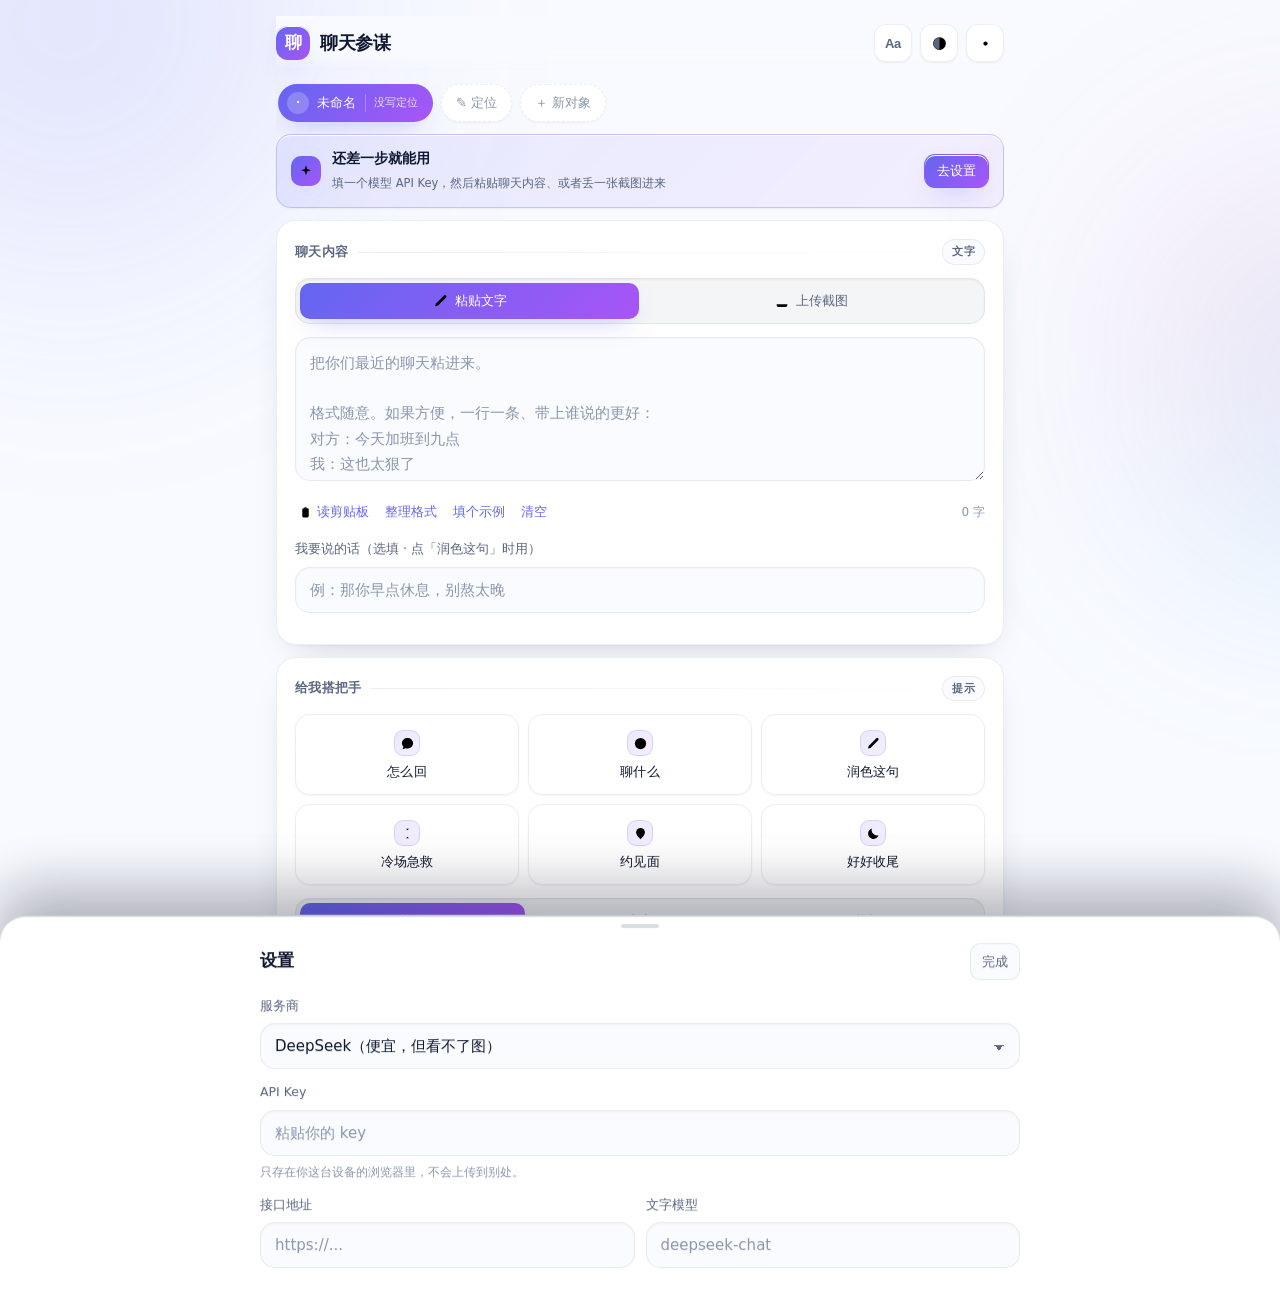
<file: index.html>
<!DOCTYPE html>
<html lang="zh-CN" data-theme="light" data-size="m">
<head>
<meta charset="utf-8">
<meta name="viewport" content="width=device-width,initial-scale=1,viewport-fit=cover">
<meta name="theme-color" content="#f5f7fc">
<meta name="description" content="聊天参谋：把聊天内容交给它，它给你接话的方向、话题和措辞。辅助你聊，不替你聊。">
<meta name="apple-mobile-web-app-capable" content="yes">
<meta name="mobile-web-app-capable" content="yes">
<meta name="apple-mobile-web-app-status-bar-style" content="black-translucent">
<meta name="apple-mobile-web-app-title" content="聊天参谋">
<title>聊天参谋</title>
<link rel="manifest" href="manifest.webmanifest">
<link rel="apple-touch-icon" href="icons/apple-touch-icon.png">
<link rel="icon" href="icons/favicon-64.png">
<link rel="stylesheet" href="style.css">
</head>
<body>

<svg style="display:none" aria-hidden="true" focusable="false">
  <symbol id="i-chat" viewBox="0 0 24 24"><path d="M21 11.6a8.4 8.4 0 0 1-9 8.4 9.6 9.6 0 0 1-2.9-.5L4 21l1.5-3.7A8.2 8.2 0 0 1 3 11.6 8.4 8.4 0 0 1 12 3.2a8.4 8.4 0 0 1 9 8.4Z"/></symbol>
  <symbol id="i-compass" viewBox="0 0 24 24"><circle cx="12" cy="12" r="9"/><path d="m15.2 8.8-2 5.4-5.4 2 2-5.4 5.4-2Z"/></symbol>
  <symbol id="i-pen" viewBox="0 0 24 24"><path d="M16.5 3.6a2.1 2.1 0 0 1 3 3L7.2 19 3.2 20l1-4Z"/><path d="m14.6 5.5 3 3"/></symbol>
  <symbol id="i-snow" viewBox="0 0 24 24"><path d="M12 2.5v19M4.3 6.9l15.4 8.9M19.7 6.9 4.3 15.8"/><path d="M9.6 4.4 12 6.8l2.4-2.4M9.6 19.6 12 17.2l2.4 2.4"/></symbol>
  <symbol id="i-pin" viewBox="0 0 24 24"><path d="M12 21s7-5.7 7-11a7 7 0 1 0-14 0c0 5.3 7 11 7 11Z"/><circle cx="12" cy="10" r="2.6"/></symbol>
  <symbol id="i-moon" viewBox="0 0 24 24"><path d="M20 14.6A8.5 8.5 0 0 1 9.4 4 8.5 8.5 0 1 0 20 14.6Z"/></symbol>
  <symbol id="i-gear" viewBox="0 0 24 24"><circle cx="12" cy="12" r="3"/><path d="M12 2.8v2.4M12 18.8v2.4M4.5 12H2.1M21.9 12h-2.4M6.7 6.7 5 5M19 19l-1.7-1.7M6.7 17.3 5 19M19 5l-1.7 1.7"/></symbol>
  <symbol id="i-contrast" viewBox="0 0 24 24"><circle cx="12" cy="12" r="9"/><path d="M12 3.6a8.4 8.4 0 0 0 0 16.8Z" fill="currentColor" stroke="none"/></symbol>
  <symbol id="i-copy" viewBox="0 0 24 24"><rect x="9" y="9" width="11.5" height="11.5" rx="2.4"/><path d="M5.6 15H5a2 2 0 0 1-2-2V5a2 2 0 0 1 2-2h8a2 2 0 0 1 2 2v.6"/></symbol>
  <symbol id="i-upload" viewBox="0 0 24 24"><path d="M12 16.5V4.2m0 0L7.4 8.8M12 4.2l4.6 4.6"/><path d="M4 16.8v1.7A2.5 2.5 0 0 0 6.5 21h11a2.5 2.5 0 0 0 2.5-2.5v-1.7"/></symbol>
  <symbol id="i-clip" viewBox="0 0 24 24"><rect x="6" y="4.2" width="12" height="16.8" rx="2.5"/><path d="M9.6 4.6v-.9A1.6 1.6 0 0 1 11.2 2.1h1.6a1.6 1.6 0 0 1 1.6 1.6v.9"/></symbol>
  <symbol id="i-spark" viewBox="0 0 24 24"><path d="M12 3.4 13.8 9l5.6 1.8-5.6 1.8L12 18.2l-1.8-5.6L4.6 10.8 10.2 9Z"/><path d="M18.6 3.8v3.1M17 5.35h3.2"/></symbol>
  <symbol id="i-back" viewBox="0 0 24 24"><path d="M10.5 19.5 4 13l6.5-6.5"/><path d="M4 13h16"/></symbol>
  <symbol id="i-x" viewBox="0 0 24 24"><path d="M6 6l12 12M18 6 6 18"/></symbol>
  <symbol id="i-history" viewBox="0 0 24 24"><path d="M3.6 12a8.4 8.4 0 1 0 2.6-6.1"/><path d="M3.6 4.4v4.4H8"/><path d="M12 8.4v4.1l3 1.8"/></symbol>
</svg>

<div class="wrap">

  <header class="top">
    <div class="brand"><span class="logo">聊</span>聊天参谋</div>
    <div class="top-actions">
      <button class="icon-btn" id="btnSize" title="字号" aria-label="调整字号"
              style="font-size:.8125rem;font-weight:650;letter-spacing:-.02em">Aa</button>
      <button class="icon-btn" id="btnTheme" title="切换深浅色" aria-label="切换深浅色">
        <svg class="i"><use href="#i-contrast"/></svg>
      </button>
      <button class="icon-btn" id="btnSettings" title="设置" aria-label="设置">
        <svg class="i"><use href="#i-gear"/></svg>
      </button>
    </div>
  </header>

  <div class="prof-scroll" id="profBar"></div>

  <div class="banner" id="banner" style="display:none">
    <div class="bi"><svg class="i"><use href="#i-spark"/></svg></div>
    <div class="bt">
      <b>还差一步就能用</b>
      <span>填一个模型 API Key，然后粘贴聊天内容、或者丢一张截图进来</span>
    </div>
    <button class="btn btn-sm btn-primary" id="btnSetup">去设置</button>
  </div>

  <section class="card">
    <h2>聊天内容<span class="ln"></span><span class="badge" id="srcBadge">文字</span></h2>
    <div class="seg" id="segSrc" style="margin-bottom:13px">
      <span class="glider"></span>
      <button data-src="text" class="on"><svg class="i"><use href="#i-pen"/></svg>粘贴文字</button>
      <button data-src="shot"><svg class="i"><use href="#i-upload"/></svg>上传截图</button>
    </div>

    <div id="paneText">
      <textarea id="chat" placeholder="把你们最近的聊天粘进来。

格式随意。如果方便，一行一条、带上谁说的更好：
对方：今天加班到九点
我：这也太狠了
对方：习惯了"></textarea>
      <div class="row">
        <button class="link" id="btnPaste"><svg class="i"><use href="#i-clip"/></svg>读剪贴板</button>
        <button class="link" id="btnTidy">整理格式</button>
        <button class="link" id="btnDemo">填个示例</button>
        <button class="link" id="btnClear">清空</button>
        <span class="mini" id="cnt" style="margin-left:auto">0 字</span>
      </div>
    </div>

    <div id="paneShot" style="display:none">
      <div class="drop" id="drop">
        <span class="big"><svg class="i"><use href="#i-upload"/></svg></span>
        <div class="t">点这里选聊天截图</div>
        <div class="s">手机上会弹出相册和相机 · 电脑上可以直接拖进来，也可以 Ctrl+V 粘贴</div>
      </div>
      <input type="file" id="file" accept="image/*" multiple hidden>
      <div class="thumbs" id="thumbs"></div>
      <div class="row">
        <button class="btn btn-primary" id="btnOcr" disabled>识别成文字</button>
        <span class="mini" id="ocrTip">最多 3 张，够覆盖跨屏的聊天记录</span>
      </div>
      <div class="field" style="margin-top:13px">
        <label>识别结果（核对一下错字）</label>
        <textarea id="ocrOut" placeholder="识别出来的对话会出现在这里" style="min-height:100px"></textarea>
        <div class="row">
          <button class="link" id="btnUseOcr"><svg class="i"><use href="#i-back"/></svg>用它当作对话内容</button>
        </div>
      </div>
    </div>

    <div class="field" style="margin-top:13px">
      <label>我要说的话（选填 · 点「润色这句」时用）</label>
      <input type="text" id="draft" placeholder="例：那你早点休息，别熬太晚">
    </div>
  </section>

  <section class="card">
    <h2>给我搭把手<span class="ln"></span><span class="badge" id="modeBadge">提示</span></h2>
    <div class="acts">
      <button class="act" data-act="reply"><span class="ic"><svg class="i"><use href="#i-chat"/></svg></span><span class="lb">怎么回</span></button>
      <button class="act" data-act="topic"><span class="ic"><svg class="i"><use href="#i-compass"/></svg></span><span class="lb">聊什么</span></button>
      <button class="act" data-act="polish"><span class="ic"><svg class="i"><use href="#i-pen"/></svg></span><span class="lb">润色这句</span></button>
      <button class="act" data-act="icebreak"><span class="ic"><svg class="i"><use href="#i-snow"/></svg></span><span class="lb">冷场急救</span></button>
      <button class="act" data-act="meet"><span class="ic"><svg class="i"><use href="#i-pin"/></svg></span><span class="lb">约见面</span></button>
      <button class="act" data-act="wrap"><span class="ic"><svg class="i"><use href="#i-moon"/></svg></span><span class="lb">好好收尾</span></button>
    </div>

    <div style="margin-top:13px">
      <div class="seg" id="segMode">
        <span class="glider"></span>
        <button data-mode="hint" class="on">提示</button>
        <button data-mode="ref">参考</button>
        <button data-mode="full">整句</button>
      </div>
      <div class="mini" id="modeHint" style="margin-top:9px;line-height:1.7"></div>
    </div>

    <div class="field" style="margin-top:13px">
      <label>这一次的临时要求（选填 · 用完就丢）</label>
      <input type="text" id="temp" placeholder="例：今天想约他周末出来 / 别聊工作，他最近烦这个">
    </div>
  </section>

  <section class="card" id="resultWrap" style="display:none">
    <h2><span id="resTitle">建议</span><span class="ln"></span>
      <button class="link" id="btnAgain"><svg class="i"><use href="#i-spark"/></svg>换一批</button></h2>
    <div id="results"></div>
    <div class="row" id="resActions" style="display:none">
      <button class="btn btn-sm" id="btnCopyAll"><svg class="i"><use href="#i-copy"/></svg>复制全部</button>
      <span class="mini" id="resMeta" style="margin-left:auto"></span>
    </div>
  </section>

  <section class="card" id="histCard" style="display:none">
    <h2><svg class="i"><use href="#i-history"/></svg>最近的记录<span class="ln"></span>
      <button class="link" id="btnClearHist">清空</button></h2>
    <div id="histList"></div>
  </section>

  <div class="foot">
    它辅助你聊，不替你聊。<br>发出去的每句话，口吻都该是你自己的。
    <div style="margin-top:.5rem;opacity:.8">电脑上：Ctrl/⌘ + Enter 再生成一次，Esc 收起面板，数字键 1/2/3 复制对应那条</div>
    <div style="margin-top:.75rem">
      另一个工具：<a class="link" href="./xhs/" style="font-size:.78rem">小红书图文流水线</a>
      —— 把一份 JSON 变成 3:4 图文卡片并自动填进创作服务平台
    </div>
  </div>
</div>

<div class="scrim" id="scrim"></div>

<div class="sheet" id="sheetProfile">
  <div class="sheet-max">
    <div class="hd"><h3 id="pfTitle">对象定位</h3><span class="cls" data-close>完成</span></div>
    <div class="field">
      <label>怎么称呼他（跟微信备注一致最好）</label>
      <input type="text" id="pfWho" placeholder="例：小林">
    </div>
    <div class="field">
      <label>关系定位 —— 决定所有结果的口气</label>
      <textarea id="pfRel" placeholder="例：好朋友，关系特别铁，什么都能聊，平时互相打趣" style="min-height:78px"></textarea>
      <div class="row">
        <button class="btn btn-sm" data-tpl="friend">好朋友</button>
        <button class="btn btn-sm" data-tpl="colleague">同事</button>
        <button class="btn btn-sm" data-tpl="like">喜欢的人</button>
        <button class="btn btn-sm" data-tpl="family">家人</button>
      </div>
    </div>
    <div class="field">
      <label>共同爱好 / 常聊的事</label>
      <textarea id="pfShared" placeholder="例：都爱玩游戏，常一起开黑，也聊球赛"></textarea>
    </div>
    <div class="field">
      <label>我长期想达到的效果</label>
      <input type="text" id="pfGoal" placeholder="例：聊得开心就行，别冷场">
    </div>
    <div class="field">
      <label>绝对不能碰的</label>
      <input type="text" id="pfAvoid" placeholder="例：别提他前任，别提借钱">
    </div>
    <div class="row">
      <button class="btn btn-primary" id="pfSave" style="flex:1">保存这套定位</button>
      <button class="btn" id="pfNew">新建对象</button>
      <button class="btn" id="pfDel" style="color:var(--err)">删除</button>
    </div>
    <div class="hintbox">可以给多个人各存一套，顶部胶囊随时切换；定位随时改，改完保存立刻生效。</div>
  </div>
</div>

<div class="sheet" id="sheetSettings">
  <div class="sheet-max">
    <div class="hd"><h3>设置</h3><span class="cls" data-close>完成</span></div>

    <div class="field">
      <label>服务商</label>
      <select id="stProvider"></select>
      <div class="hintbox" id="providerHint"></div>
    </div>
    <div class="field">
      <label>API Key</label>
      <input type="password" id="stKey" placeholder="粘贴你的 key">
      <div class="hintbox">只存在你这台设备的浏览器里，不会上传到别处。</div>
    </div>
    <div class="grid2">
      <div class="field">
        <label>接口地址</label>
        <input type="text" id="stBase" placeholder="https://...">
      </div>
      <div class="field">
        <label>文字模型</label>
        <input type="text" id="stText" placeholder="deepseek-chat">
      </div>
    </div>

    <div class="switch">
      <div class="sw" id="swVision"></div>
      <div class="tx">打开截图输入<small>截图必须由能看图的模型来读，DeepSeek 读不了图</small></div>
    </div>
    <div id="visionBox" style="display:none">
      <div class="field">
        <label>看图模型的接口地址（跟上面一样就留空）</label>
        <input type="text" id="stVBase" placeholder="留空则用上面的地址">
      </div>
      <div class="grid2">
        <div class="field">
          <label>看图模型名</label>
          <input type="text" id="stVModel" placeholder="qwen-vl-max">
        </div>
        <div class="field">
          <label>看图模型的 Key（一样就留空）</label>
          <input type="password" id="stVKey" placeholder="留空则用上面的 key">
        </div>
      </div>
    </div>

    <div class="field">
      <label>代理地址（选填）</label>
      <input type="text" id="stProxy" placeholder="例：https://xxxx.trycloudflare.com">
      <div class="hintbox">浏览器直连被拦时，用附带的 server.js 起本地服务，把它的地址填这里。</div>
    </div>
    <div class="field">
      <label>临时要求</label>
      <div class="seg" id="segTempClear">
        <span class="glider"></span>
        <button data-v="1" class="on">用完自动清空</button>
        <button data-v="0">保留</button>
      </div>
    </div>

    <button class="btn btn-primary btn-block" id="stSave">保存设置</button>
    <button class="btn btn-block" id="stTest" style="margin-top:9px">测试连接</button>
    <div class="hintbox" style="margin-top:15px">
      <b>隐私</b>：聊天内容和你上传的截图会发给你选择的模型服务商，用来生成建议；不发给其他任何人，也不存在这个网页上。<br>
      <b>边界</b>：它读不到微信界面，是你主动把内容交给它。所以它永远只是个参谋，发出去的话由你决定。
    </div>
  </div>
</div>

<div id="toasts"></div>
<script src="app.js"></script>
</body>
</html>
</file>
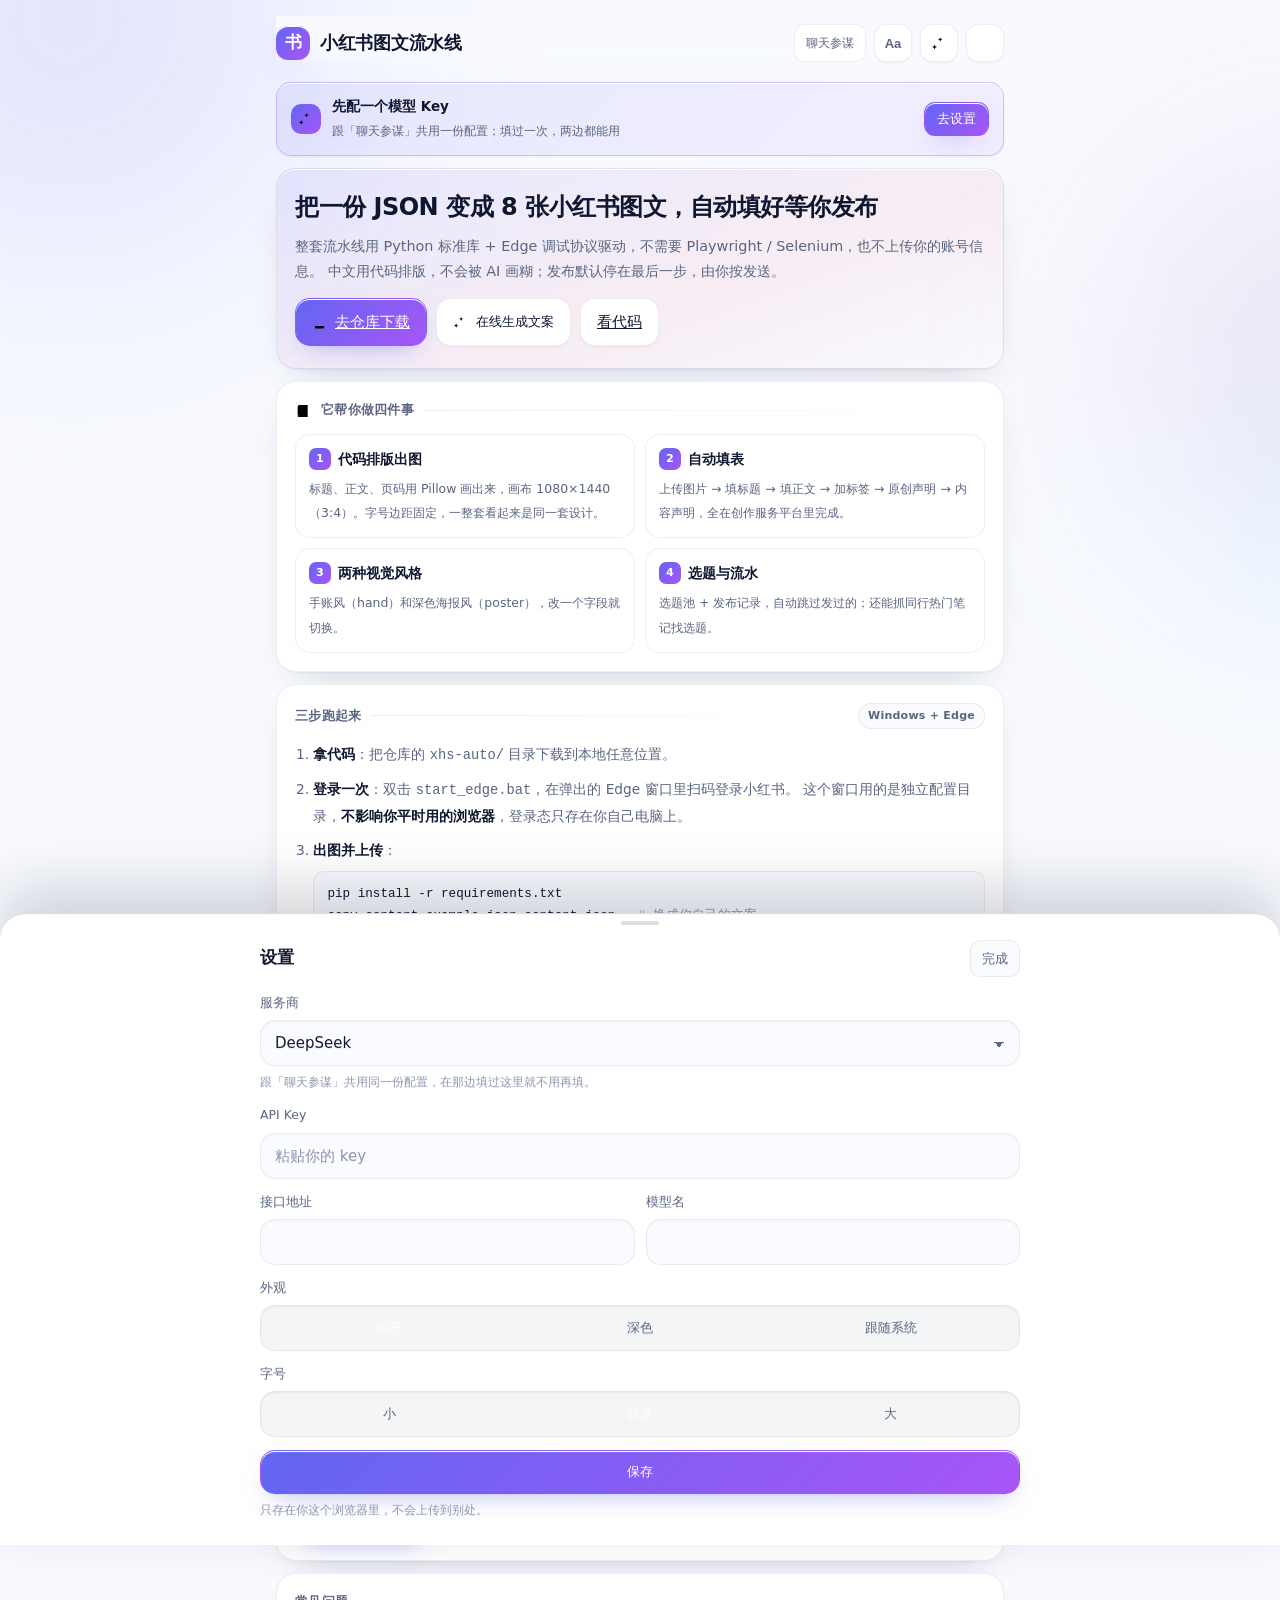
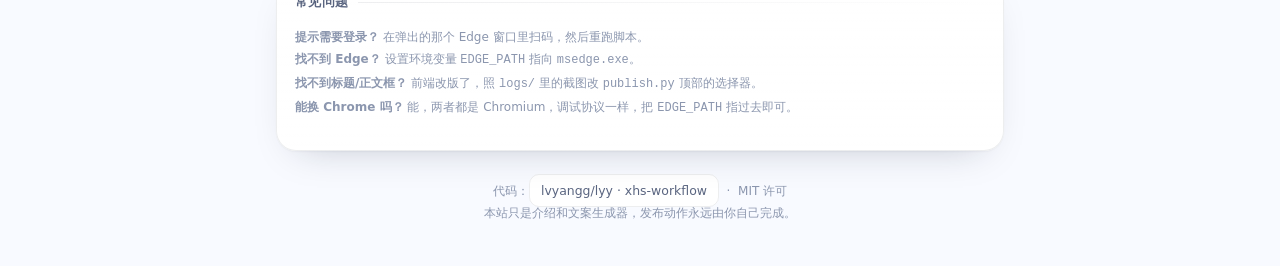
<file: xhs/index.html>
<!DOCTYPE html>
<html lang="zh-CN" data-theme="light" data-size="m">
<head>
<meta charset="utf-8">
<meta name="viewport" content="width=device-width,initial-scale=1,viewport-fit=cover">
<meta name="theme-color" content="#f5f7fc">
<meta name="description" content="小红书图文自动化流水线：把一份 JSON 文案变成 3:4 图文卡片，并自动填进创作服务平台。">
<meta name="apple-mobile-web-app-capable" content="yes">
<title>小红书图文流水线</title>
<link rel="icon" href="../icons/favicon-64.png">
<link rel="stylesheet" href="../style.css">
<style>
  /* 这一页特有的少量样式 */
  .hero{padding:22px 18px;border-radius:var(--r-lg);border:1px solid var(--hair);
        background:linear-gradient(160deg,rgba(91,91,246,.10),rgba(244,63,94,.07) 60%,transparent);
        box-shadow:var(--sh-2),var(--inner-hi);margin-bottom:12px}
  .hero h1{margin:0 0 10px;font-size:1.5rem;line-height:1.35;letter-spacing:-.02em;font-weight:700}
  .hero p{margin:0 0 14px;color:var(--ink-2);font-size:.9rem;line-height:1.75}
  .hero .btns{display:flex;gap:9px;flex-wrap:wrap}
  .feat{display:grid;grid-template-columns:1fr 1fr;gap:10px}
  @media (max-width:520px){.feat{grid-template-columns:1fr}}
  .feat .it{padding:13px;border-radius:var(--r-md);border:1px solid var(--hair);background:var(--surface-1)}
  .feat .it b{display:flex;align-items:center;gap:7px;font-size:.85rem;margin-bottom:6px}
  .feat .it span{font-size:.78rem;color:var(--ink-2);line-height:1.7}
  .feat .it i{width:22px;height:22px;border-radius:7px;display:grid;place-items:center;
              background:linear-gradient(135deg,var(--a1),var(--a2));color:#fff;font-style:normal;font-size:.7rem}
  ol.steps{margin:0;padding-left:1.15rem;color:var(--ink-2);font-size:.86rem;line-height:1.85}
  ol.steps li{margin-bottom:9px}
  ol.steps b{color:var(--ink)}
  pre.code{background:var(--surface-3);border:1px solid var(--hair);border-radius:var(--r-sm);
           padding:11px 13px;overflow-x:auto;font:.79rem/1.75 ui-monospace,Consolas,monospace;
           color:var(--ink);margin:7px 0}
  pre.code i{color:var(--ink-3);font-style:normal}
  .warn{border-color:rgba(244,63,94,.30);background:linear-gradient(135deg,rgba(244,63,94,.08),transparent)}
  .page-card{display:flex;gap:10px;align-items:flex-start;padding:11px 12px;border-radius:var(--r-md);
             border:1px solid var(--hair);background:var(--surface-1);margin-bottom:8px;cursor:pointer}
  .page-card:hover{background:var(--surface-2)}
  .page-card .no{flex:0 0 auto;width:24px;height:24px;border-radius:8px;display:grid;place-items:center;
                 font-size:.7rem;font-weight:650;color:#fff;background:linear-gradient(135deg,var(--a1),var(--a2))}
  .page-card .bd{flex:1;min-width:0;font-size:.84rem;line-height:1.7;white-space:pre-wrap}
  .page-card .bd u{text-decoration:none;color:var(--ink-3);font-size:.72rem;display:block;margin-bottom:2px}
  .navlink{font-size:.78rem;color:var(--ink-2);text-decoration:none;padding:8px 11px;border-radius:10px;
           border:1px solid var(--hair);background:var(--surface-1)}
  .navlink:hover{color:var(--ink)}
</style>
</head>
<body>

<svg style="display:none" aria-hidden="true" focusable="false">
  <symbol id="i-book" viewBox="0 0 24 24"><path d="M4 5.5A2.5 2.5 0 0 1 6.5 3H19v15H6.5A2.5 2.5 0 0 0 4 20.5Z"/><path d="M4 20.5A2.5 2.5 0 0 1 6.5 18H19v3H6.5"/></symbol>
  <symbol id="i-magic" viewBox="0 0 24 24"><path d="m5 19 9-9"/><path d="M14 5.5 18.5 10"/><path d="M15.5 4 20 8.5"/><path d="m13 3 1 2.5L16.5 6 14 7 13 9.5 12 7 9.5 6 12 5.5Z"/><path d="M5 13.5 6 16l2.5 1L6 18l-1 2.5L4 18l-2.5-1L4 16Z"/></symbol>
  <symbol id="i-download" viewBox="0 0 24 24"><path d="M12 3.5v11m0 0 4.2-4.2M12 14.5 7.8 10.3"/><path d="M4.5 17.5v1.6A2.4 2.4 0 0 0 6.9 21.5h10.2a2.4 2.4 0 0 0 2.4-2.4v-1.6"/></symbol>
  <symbol id="i-gear2" viewBox="0 0 24 24"><circle cx="12" cy="12" r="3"/><path d="M12 2.8v2.4M12 18.8v2.4M4.5 12H2.1M21.9 12h-2.4M6.7 6.7 5 5M19 19l-1.7-1.7M6.7 17.3 5 19M19 5l-1.7 1.7"/></symbol>
  <symbol id="i-copy2" viewBox="0 0 24 24"><rect x="9" y="9" width="11.5" height="11.5" rx="2.4"/><path d="M5.6 15H5a2 2 0 0 1-2-2V5a2 2 0 0 1 2-2h8a2 2 0 0 1 2 2v.6"/></symbol>
  <symbol id="i-shield" viewBox="0 0 24 24"><path d="M12 3l7 3v5.5c0 4.3-2.9 7.6-7 9.5-4.1-1.9-7-5.2-7-9.5V6Z"/><path d="m9 12 2 2 4-4"/></symbol>
</svg>

<div class="wrap">
  <header class="top">
    <div class="brand"><span class="logo">书</span>小红书图文流水线</div>
    <div class="top-actions">
      <a class="navlink" href="../">聊天参谋</a>
      <button class="icon-btn" id="btnSize" title="字号" style="font-size:.8125rem;font-weight:650" aria-label="字号">Aa</button>
      <button class="icon-btn" id="btnTheme" title="外观" aria-label="切换外观"><svg class="i"><use href="#i-magic"/></svg></button>
      <button class="icon-btn" id="btnCfg" title="设置" aria-label="设置"><svg class="i"><use href="#gear"/></svg></button>
    </div>
  </header>

  <div class="banner" id="banner" style="display:none">
    <div class="bi"><svg class="i"><use href="#i-magic"/></svg></div>
    <div class="bt">
      <b>先配一个模型 Key</b>
      <span>跟「聊天参谋」共用一份配置；填过一次，两边都能用</span>
    </div>
    <button class="btn btn-sm btn-primary" id="btnSetup">去设置</button>
  </div>

  <section class="hero">
    <h1>把一份 JSON 变成 8 张小红书图文，自动填好等你发布</h1>
    <p>整套流水线用 Python 标准库 + Edge 调试协议驱动，不需要 Playwright / Selenium，也不上传你的账号信息。
      中文用代码排版，不会被 AI 画糊；发布默认停在最后一步，由你按发送。</p>
    <div class="btns">
      <a class="btn btn-primary" href="https://github.com/lvyangg/lyy/tree/xhs-workflow" target="_blank" rel="noopener">
        <svg class="i"><use href="#i-download"/></svg>去仓库下载</a>
      <button class="btn" id="jumpTool"><svg class="i"><use href="#i-magic"/></svg>在线生成文案</button>
      <a class="btn" href="https://github.com/lvyangg/lyy/tree/xhs-workflow/xhs-auto" target="_blank" rel="noopener">看代码</a>
    </div>
  </section>

  <section class="card">
    <h2><svg class="i"><use href="#i-book"/></svg>它帮你做四件事<span class="ln"></span></h2>
    <div class="feat">
      <div class="it"><b><i>1</i>代码排版出图</b><span>标题、正文、页码用 Pillow 画出来，画布 1080×1440（3:4）。字号边距固定，一整套看起来是同一套设计。</span></div>
      <div class="it"><b><i>2</i>自动填表</b><span>上传图片 → 填标题 → 填正文 → 加标签 → 原创声明 → 内容声明，全在创作服务平台里完成。</span></div>
      <div class="it"><b><i>3</i>两种视觉风格</b><span>手账风（hand）和深色海报风（poster），改一个字段就切换。</span></div>
      <div class="it"><b><i>4</i>选题与流水</b><span>选题池 + 发布记录，自动跳过发过的；还能抓同行热门笔记找选题。</span></div>
    </div>
  </section>

  <section class="card">
    <h2>三步跑起来<span class="ln"></span><span class="badge">Windows + Edge</span></h2>
    <ol class="steps">
      <li><b>拿代码</b>：把仓库的 <code>xhs-auto/</code> 目录下载到本地任意位置。</li>
      <li><b>登录一次</b>：双击 <code>start_edge.bat</code>，在弹出的 Edge 窗口里扫码登录小红书。
        这个窗口用的是独立配置目录，<b>不影响你平时用的浏览器</b>，登录态只存在你自己电脑上。</li>
      <li><b>出图并上传</b>：
        <pre class="code">pip install -r requirements.txt
copy content.example.json content.json   <i># 换成你自己的文案</i>
python render_pages.py                   <i># 出图到 pages/</i>
python auto_post.py                      <i># 全自动；加 --no-publish 就停在发布前</i></pre>
      </li>
    </ol>
  </section>

  <section class="card warn">
    <h2><svg class="i"><use href="#i-shield"/></svg>关于账号和数据<span class="ln"></span></h2>
    <p class="mini" style="line-height:1.85">
      仓库里<b>不含任何账号信息</b>：登录态在你自己电脑的 <code>edge-profile/</code> 里，已被忽略规则排除。<br>
      也<b>不带现成文案和选题</b>：<code>content.json</code>、<code>topics.json</code>、<code>history.json</code> 都由使用者自己填，仓库里只放模板。<br>
      脚本只操作你本机的 Edge，不把数据发往第三方服务器。<br>
      用自动化操作第三方平台可能违反其用户协议，<b>账号风险自负</b>；建议一天 1-2 篇、发布前人工过一眼。
    </p>
  </section>

  <section class="card" id="tool">
    <h2><svg class="i"><use href="#i-magic"/></svg>在线生成文案<span class="ln"></span><span class="badge" id="badgeModel">未配置</span></h2>
    <p class="mini" style="line-height:1.75;margin:0 0 12px">
      填一个选题，它会写出标题、备选标题、正文、标签，并把内容拆成 6 张卡片的文字，
      最后给你一份可以直接替换 <code>content.json</code> 的文件。
    </p>
    <div class="field">
      <label>选题 / 你想讲的事</label>
      <input type="text" id="topic" placeholder="例：把 AI 当实习生带了一个月，我踩了 3 个坑">
    </div>
    <div class="grid2">
      <div class="field">
        <label>写给谁看（选填）</label>
        <input type="text" id="audience" placeholder="例：刚工作一两年的年轻人">
      </div>
      <div class="field">
        <label>语气（选填）</label>
        <input type="text" id="tone" placeholder="例：像朋友分享，不端着">
      </div>
    </div>
    <div class="row" style="margin-top:4px">
      <button class="btn btn-primary" id="btnGen"><svg class="i"><use href="#i-magic"/></svg>生成图文文案</button>
      <button class="btn" id="btnSample">试试示例</button>
      <span class="mini" id="genStatus"></span>
    </div>
  </section>

  <section class="card" id="outCard" style="display:none">
    <h2>生成结果<span class="ln"></span><span class="badge" id="outMeta"></span>
      <button class="link" id="btnAgain2" title="同选题换一版">
        <svg class="i"><use href="#i-magic"/></svg>换一版</button></h2>
    <div id="outBody"></div>
    <div class="row" style="margin-top:12px">
      <button class="btn btn-sm" id="btnDl"><svg class="i"><use href="#i-download"/></svg>下载 content.json</button>
      <button class="btn btn-sm" id="btnCopyJson"><svg class="i"><use href="#i-copy2"/></svg>复制 JSON</button>
      <button class="btn btn-sm" id="btnCopyBody"><svg class="i"><use href="#i-copy2"/></svg>复制正文</button>
    </div>
    <div class="hintbox" style="margin-top:10px">
      把下载到的 <code>content.json</code> 放进 <code>xhs-auto/</code>，然后运行 <code>python render_pages.py</code> 出图，
      再 <code>python auto_post.py</code> 上传填写。发布按钮永远留给你自己按。
    </div>
  </section>

  <section class="card" id="histCard" style="display:none">
    <h2><svg class="i"><use href="#i-book"/></svg>最近生成的<span class="ln"></span>
      <button class="link" id="btnClearHist">清空</button></h2>
    <div id="histList"></div>
  </section>

  <section class="card">
    <h2>常见问题<span class="ln"></span></h2>
    <p class="mini" style="line-height:1.9">
      <b>提示需要登录？</b> 在弹出的那个 Edge 窗口里扫码，然后重跑脚本。<br>
      <b>找不到 Edge？</b> 设置环境变量 <code>EDGE_PATH</code> 指向 <code>msedge.exe</code>。<br>
      <b>找不到标题/正文框？</b> 前端改版了，照 <code>logs/</code> 里的截图改 <code>publish.py</code> 顶部的选择器。<br>
      <b>能换 Chrome 吗？</b> 能，两者都是 Chromium，调试协议一样，把 <code>EDGE_PATH</code> 指过去即可。
    </p>
  </section>

  <div class="foot">
    代码：<a class="navlink" href="https://github.com/lvyangg/lyy/tree/xhs-workflow" target="_blank" rel="noopener">lvyangg/lyy · xhs-workflow</a>
    &nbsp;·&nbsp; MIT 许可<br>
    本站只是介绍和文案生成器，发布动作永远由你自己完成。
  </div>
</div>

<div class="scrim" id="scrim"></div>
<div class="sheet" id="sheetCfg">
  <div class="sheet-max">
    <div class="hd"><h3>设置</h3><span class="cls" data-close>完成</span></div>
    <div class="field">
      <label>服务商</label>
      <select id="cfgProvider"></select>
      <div class="hintbox">跟「聊天参谋」共用同一份配置，在那边填过这里就不用再填。</div>
    </div>
    <div class="field">
      <label>API Key</label>
      <input type="password" id="cfgKey" placeholder="粘贴你的 key">
    </div>
    <div class="grid2">
      <div class="field"><label>接口地址</label><input type="text" id="cfgBase"></div>
      <div class="field"><label>模型名</label><input type="text" id="cfgModel"></div>
    </div>
    <div class="field">
      <label>外观</label>
      <div class="seg" id="segTheme">
        <span class="glider" style="display:none"></span>
        <button data-v="light" class="on">明亮</button>
        <button data-v="dark">深色</button>
        <button data-v="auto">跟随系统</button>
      </div>
    </div>
    <div class="field">
      <label>字号</label>
      <div class="seg" id="segSize">
        <span class="glider" style="display:none"></span>
        <button data-v="s">小</button>
        <button data-v="m" class="on">标准</button>
        <button data-v="l">大</button>
      </div>
    </div>
    <button class="btn btn-primary btn-block" id="cfgSave">保存</button>
    <div class="hintbox">只存在你这个浏览器里，不会上传到别处。</div>
  </div>
</div>
<div id="toasts"></div>
<script src="app.js"></script>
</body>
</html>
</file>
<file: style.css>
/* =========================================================
   聊天参谋 · 视觉系统 v3

   明亮为主：近白底 + 柔和彩色光晕 + 白色卡片 + 发丝描边
   深色作为备选，跟随系统或手动切换
   全站用 rem，配合字号三档调节（舒适感）
   ========================================================= */

html{font-size:100%}
html[data-size="s"]{font-size:93.75%}   /* 15px 基准 */
html[data-size="m"]{font-size:100%}     /* 16px 基准 */
html[data-size="l"]{font-size:109%}     /* 17.4px 基准 */

:root{
  /* 明亮主题（默认）—— 更白、更透、更清爽 */
  --bg:#f8faff;
  --blob-1:rgba(99,102,241,.17);
  --blob-2:rgba(236,72,153,.11);
  --blob-3:rgba(56,189,248,.15);

  --surface-1:rgba(255,255,255,.92);
  --surface-2:#ffffff;
  --surface-3:#f9fbff;
  --hair:rgba(20,28,50,.075);
  --hair-2:rgba(20,28,50,.15);
  --track:rgba(20,28,50,.045);
  --inner-hi:inset 0 1px 0 rgba(255,255,255,1);

  --ink:#0f1730;
  --ink-2:#5a6580;
  --ink-3:#8b96ae;
  --ink-on-accent:#ffffff;

  --a1:#6366f1;
  --a2:#a855f7;
  --a3:#22d3ee;
  --ok:#0ea472;
  --warn:#f59e0b;
  --err:#e11d48;

  --r-lg:1.25rem;
  --r-md:.9375rem;
  --r-sm:.6875rem;

  --sh-1:0 1px 2px rgba(20,28,50,.06);
  --sh-2:0 1px 2px rgba(20,28,50,.04), 0 16px 38px -22px rgba(20,28,50,.26);
  --sh-3:0 2px 4px rgba(20,28,50,.05), 0 24px 52px -26px rgba(20,28,50,.30);
  --sh-glow:0 10px 26px -12px rgba(99,102,241,.55);
  --ease:cubic-bezier(.2,.7,.3,1);
}

html[data-theme="dark"]{
  --bg:#0a0b11;
  --blob-1:rgba(99,102,241,.32);
  --blob-2:rgba(168,85,247,.24);
  --blob-3:rgba(34,211,238,.14);

  --surface-1:rgba(255,255,255,.055);
  --surface-2:rgba(255,255,255,.085);
  --surface-3:rgba(255,255,255,.11);
  --hair:rgba(255,255,255,.10);
  --hair-2:rgba(255,255,255,.19);
  --track:rgba(255,255,255,.07);
  --inner-hi:inset 0 1px 0 rgba(255,255,255,.06);

  --ink:#e9ecf5;
  --ink-2:#9aa3b7;
  --ink-3:#69718a;

  --a1:#7c7cff;
  --a2:#b06cff;

  --sh-1:0 1px 2px rgba(0,0,0,.4);
  --sh-2:0 18px 40px -24px rgba(0,0,0,.85);
  --sh-3:0 26px 60px -30px rgba(0,0,0,.9);
  --sh-glow:0 10px 30px -12px rgba(124,124,255,.55);
}

*{box-sizing:border-box;-webkit-tap-highlight-color:transparent}
html,body{margin:0;padding:0}
html{-webkit-text-size-adjust:100%}

body{
  min-height:100vh;
  background-color:var(--bg);
  color:var(--ink);
  font:.9375rem/1.62 -apple-system,BlinkMacSystemFont,"PingFang SC","Hiragino Sans GB","Microsoft YaHei",system-ui,sans-serif;
  font-feature-settings:"tnum" 1,"kern" 1;
  padding-bottom:calc(1.5rem + env(safe-area-inset-bottom));
  -webkit-font-smoothing:antialiased;
  position:relative;
  overflow-x:hidden;
  transition:background-color .3s var(--ease),color .3s var(--ease);
}

/* 柔和光晕背景 */
body::before,body::after{
  content:"";position:fixed;z-index:-1;border-radius:50%;filter:blur(84px);pointer-events:none;
}
body::before{
  width:min(86vw,680px);height:min(86vw,680px);top:-28vh;left:-16vw;
  background:radial-gradient(circle at 40% 40%,var(--blob-1),transparent 68%);
}
body::after{
  width:min(76vw,600px);height:min(76vw,600px);top:2vh;right:-24vw;
  background:radial-gradient(circle at 50% 50%,var(--blob-2),transparent 66%);
}
@supports (background:conic-gradient(from 0deg,red,blue)){
  body::after{
    background:
      radial-gradient(circle at 50% 50%,var(--blob-2),transparent 64%),
      radial-gradient(circle at 72% 74%,var(--blob-3),transparent 58%);
  }
}

.wrap{max-width:47.5rem;margin:0 auto;padding:calc(1rem + env(safe-area-inset-top)) 1rem 0;position:relative}

/* ---------------- 顶栏 ---------------- */
header.top{display:flex;align-items:center;gap:.6875rem;margin-bottom:1rem}
.brand{display:flex;align-items:center;gap:.625rem;font-weight:650;font-size:1.0938rem;letter-spacing:-.015em}
.logo{
  width:2.125rem;height:2.125rem;border-radius:.75rem;color:#fff;font-size:1.0625rem;font-weight:600;
  display:grid;place-items:center;
  background:linear-gradient(135deg,var(--a1),var(--a2));
  box-shadow:var(--sh-glow),var(--inner-hi);
}
.top-actions{margin-left:auto;display:flex;gap:.5rem}
.icon-btn{
  width:2.375rem;height:2.375rem;border-radius:.75rem;cursor:pointer;
  display:grid;place-items:center;
  border:1px solid var(--hair);background:var(--surface-1);color:var(--ink-2);
  box-shadow:var(--sh-1),var(--inner-hi);
  transition:background .18s var(--ease),color .18s var(--ease),transform .18s var(--ease),border-color .18s var(--ease),box-shadow .18s var(--ease);
}
.icon-btn:hover{background:var(--surface-2);color:var(--ink);border-color:var(--hair-2);transform:translateY(-1px);box-shadow:var(--sh-2)}
.icon-btn:active{transform:translateY(0) scale(.97)}

/* ---------------- 对象胶囊 ---------------- */
.prof-scroll{
  display:flex;gap:.5rem;overflow-x:auto;padding:.125rem .125rem .75rem;
  scrollbar-width:none;scroll-behavior:smooth;
}
.prof-scroll::-webkit-scrollbar{display:none}
.prof{
  flex:0 0 auto;display:flex;align-items:center;gap:.5rem;
  padding:.4375rem .875rem .4375rem .5rem;border-radius:999px;cursor:pointer;white-space:nowrap;
  border:1px solid var(--hair);background:var(--surface-1);color:var(--ink-2);
  font-size:.8125rem;box-shadow:var(--sh-1),var(--inner-hi);
  transition:background .2s var(--ease),color .2s var(--ease),border-color .2s var(--ease),transform .2s var(--ease),box-shadow .2s var(--ease);
}
.prof:hover{background:var(--surface-2);color:var(--ink);transform:translateY(-1px);box-shadow:var(--sh-2)}
.prof .av{
  width:1.375rem;height:1.375rem;border-radius:50%;color:#fff;font-size:.6875rem;font-weight:600;
  display:grid;place-items:center;background:linear-gradient(135deg,var(--a1),var(--a2));
  box-shadow:0 3px 10px -3px rgba(91,91,246,.65);
}
.prof .tag{
  font-size:.6875rem;max-width:5.75rem;overflow:hidden;text-overflow:ellipsis;white-space:nowrap;
  color:var(--ink-3);padding-left:.5rem;border-left:1px solid var(--hair);margin-left:.0625rem;
}
.prof.on{
  color:#fff;border-color:transparent;
  background:linear-gradient(135deg,var(--a1),var(--a2));
  box-shadow:var(--sh-glow);
}
.prof.on .tag{color:rgba(255,255,255,.82);border-left-color:rgba(255,255,255,.28)}
.prof.on .av{background:rgba(255,255,255,.22);box-shadow:none}
.prof.add{border-style:dashed;color:var(--ink-3);padding:.4375rem .875rem}
.prof.add:hover{color:var(--ink);border-color:var(--hair-2)}

/* ---------------- 卡片 ---------------- */
.card{
  position:relative;margin-bottom:.75rem;padding:1.125rem;
  border-radius:var(--r-lg);border:1px solid var(--hair);
  background:linear-gradient(180deg,var(--surface-2),var(--surface-1));
  box-shadow:var(--sh-2),var(--inner-hi);
  backdrop-filter:blur(18px) saturate(1.15);
  -webkit-backdrop-filter:blur(18px) saturate(1.15);
}
.card h2{
  margin:0 0 .8125rem;display:flex;align-items:center;gap:.625rem;
  font-size:.7813rem;font-weight:600;letter-spacing:.02em;color:var(--ink-2);
}
.card h2 .ln{flex:1;height:1px;background:linear-gradient(90deg,var(--hair),transparent)}

/* ---------------- 分段控件 ---------------- */
.seg{
  position:relative;display:flex;gap:.125rem;padding:.25rem;border-radius:var(--r-md);
  background:var(--track);border:1px solid var(--hair);
  box-shadow:inset 0 1px 2px rgba(17,24,39,.05);
}
.seg .glider{
  position:absolute;top:.25rem;bottom:.25rem;left:.25rem;z-index:0;border-radius:.625rem;
  background:linear-gradient(135deg,var(--a1),var(--a2));
  box-shadow:var(--sh-glow);
  transition:transform .3s var(--ease),width .3s var(--ease);
  will-change:transform,width;
}
.seg button{
  position:relative;z-index:1;flex:1;min-height:2.25rem;
  border:0;background:transparent;color:var(--ink-2);cursor:pointer;
  font:500 .8438rem/1 inherit;font-family:inherit;border-radius:.625rem;
  transition:color .2s var(--ease);
  display:inline-flex;align-items:center;justify-content:center;gap:.375rem;
}
.seg button:hover{color:var(--ink)}
.seg button.on{color:var(--ink-on-accent)}

/* ---------------- 输入 ---------------- */
textarea,input[type=text],input[type=password],select{
  width:100%;padding:.8125rem .875rem;font-size:.9375rem;font-family:inherit;color:var(--ink);
  background:var(--surface-3);border:1px solid var(--hair);border-radius:var(--r-md);
  box-shadow:inset 0 1px 2px rgba(17,24,39,.03);
  outline:none;resize:vertical;
  transition:border-color .18s var(--ease),background .18s var(--ease),box-shadow .18s var(--ease);
}
textarea::placeholder,input::placeholder{color:var(--ink-3)}
textarea:focus,input:focus,select:focus{
  border-color:var(--a1);background:var(--surface-2);
  box-shadow:0 0 0 .25rem rgba(91,91,246,.14);
}
#chat{min-height:9rem;line-height:1.68}
select{
  appearance:none;cursor:pointer;padding-right:2.375rem;
  background-image:
    linear-gradient(45deg,transparent 50%,var(--ink-2) 50%),
    linear-gradient(135deg,var(--ink-2) 50%,transparent 50%);
  background-position:calc(100% - 1.25rem) 1.3125rem,calc(100% - .9375rem) 1.3125rem;
  background-size:.3125rem .3125rem,.3125rem .3125rem;background-repeat:no-repeat;
}

.row{display:flex;gap:.5rem;align-items:center;margin-top:.625rem;flex-wrap:wrap}
.mini{font-size:.75rem;color:var(--ink-3)}
.link{
  display:inline-flex;align-items:center;gap:.3125rem;
  border:0;background:none;padding:.3125rem .25rem;cursor:pointer;
  color:var(--a1);font:500 .7813rem/1 inherit;font-family:inherit;
  transition:opacity .18s var(--ease);
}
.link:hover{opacity:.72;text-decoration:underline}

/* ---------------- 按钮 ---------------- */
.btn{
  display:inline-flex;align-items:center;justify-content:center;gap:.5rem;
  min-height:2.75rem;padding:.6875rem 1rem;cursor:pointer;
  border:1px solid var(--hair);border-radius:var(--r-md);
  background:var(--surface-2);color:var(--ink);
  font:500 .875rem/1 inherit;font-family:inherit;
  box-shadow:var(--sh-1),var(--inner-hi);
  transition:transform .16s var(--ease),background .18s var(--ease),border-color .18s var(--ease),box-shadow .18s var(--ease);
}
.btn:hover{border-color:var(--hair-2);transform:translateY(-1px);box-shadow:var(--sh-2)}
.btn:active{transform:translateY(0) scale(.985)}
.btn:disabled{opacity:.45;cursor:not-allowed;transform:none;box-shadow:var(--sh-1)}
.btn-primary{
  border-color:transparent;color:var(--ink-on-accent);
  background:linear-gradient(135deg,var(--a1),var(--a2));
  box-shadow:var(--sh-glow),var(--inner-hi);
}
.btn-primary:hover{box-shadow:0 14px 34px -12px rgba(91,91,246,.62),var(--inner-hi)}
.btn-block{width:100%}
.btn-sm{min-height:2.125rem;padding:.4375rem .75rem;font-size:.7813rem;border-radius:var(--r-sm)}

/* ---------------- 动作网格 ---------------- */
.acts{display:grid;grid-template-columns:repeat(3,1fr);gap:.5625rem}
.act{
  position:relative;overflow:hidden;cursor:pointer;color:var(--ink);
  padding:.9375rem .375rem .8125rem;border-radius:var(--r-md);
  border:1px solid var(--hair);background:var(--surface-1);
  box-shadow:var(--sh-1),var(--inner-hi);font-family:inherit;
  transition:transform .18s var(--ease),background .2s var(--ease),border-color .2s var(--ease),box-shadow .2s var(--ease);
}
.act::after{
  content:"";position:absolute;inset:0;opacity:0;pointer-events:none;
  background:radial-gradient(7.5rem 5.625rem at 50% 120%,rgba(91,91,246,.28),transparent 70%);
  transition:opacity .25s var(--ease);
}
.act:hover{transform:translateY(-2px);border-color:rgba(91,91,246,.42);background:var(--surface-2);
  box-shadow:var(--sh-3)}
.act:hover::after{opacity:1}
.act:active{transform:translateY(0) scale(.985)}
.act:disabled{opacity:.45;cursor:not-allowed;transform:none}
.act .ic{
  width:1.625rem;height:1.625rem;margin:0 auto .5rem;display:grid;place-items:center;border-radius:.5625rem;
  color:var(--a1);background:linear-gradient(135deg,rgba(91,91,246,.13),rgba(168,85,247,.10));
  border:1px solid rgba(91,91,246,.18);
}
.act .ic svg{width:.9375rem;height:.9375rem}
.act .lb{display:block;font-size:.7813rem;font-weight:500;letter-spacing:.01em}

/* ---------------- 截图区 ---------------- */
.drop{
  position:relative;padding:1.625rem 1rem;text-align:center;cursor:pointer;border-radius:var(--r-md);
  border:1.5px dashed var(--hair-2);background:var(--track);
  transition:border-color .2s var(--ease),background .2s var(--ease),transform .2s var(--ease);
}
.drop:hover,.drop.over{border-color:var(--a1);background:rgba(91,91,246,.07);transform:translateY(-1px)}
.drop .big{
  width:2.75rem;height:2.75rem;margin:0 auto .625rem;border-radius:.875rem;display:grid;place-items:center;
  color:var(--a1);background:linear-gradient(135deg,rgba(91,91,246,.14),rgba(168,85,247,.10));
  border:1px solid rgba(91,91,246,.2);
}
.drop .big svg{width:1.25rem;height:1.25rem}
.drop .t{font-size:.875rem;font-weight:500;color:var(--ink)}
.drop .s{font-size:.7188rem;color:var(--ink-3);margin-top:.375rem;line-height:1.7}
.thumbs{display:flex;gap:.5625rem;flex-wrap:wrap;margin-top:.6875rem}
.thumb{
  position:relative;width:5rem;height:5rem;border-radius:.8125rem;overflow:hidden;
  border:1px solid var(--hair);box-shadow:var(--sh-1);
}
.thumb img{width:100%;height:100%;object-fit:cover;display:block}
.thumb .x{
  position:absolute;top:.25rem;right:.25rem;width:1.3125rem;height:1.3125rem;border-radius:50%;cursor:pointer;
  display:grid;place-items:center;font-size:.75rem;color:#fff;
  background:rgba(17,24,39,.66);border:1px solid rgba(255,255,255,.24);
  backdrop-filter:blur(4px);transition:transform .16s var(--ease),background .16s var(--ease);
}
.thumb .x:hover{background:var(--err);transform:scale(1.06)}

/* ---------------- 结果卡 ---------------- */
.res{
  position:relative;display:flex;gap:.6875rem;align-items:flex-start;
  padding:.8125rem .875rem;margin-bottom:.5625rem;border-radius:var(--r-md);
  border:1px solid var(--hair);background:var(--surface-1);cursor:pointer;
  box-shadow:var(--sh-1),var(--inner-hi);
  animation:rise .34s var(--ease) both;
  transition:background .18s var(--ease),border-color .18s var(--ease),transform .18s var(--ease),box-shadow .18s var(--ease);
}
.res:hover{background:var(--surface-2);border-color:var(--hair-2);transform:translateY(-1px);box-shadow:var(--sh-2)}
.res::before{
  content:"";position:absolute;left:0;top:.875rem;bottom:.875rem;width:2px;border-radius:2px;
  background:linear-gradient(180deg,var(--a1),var(--a2));
}
@keyframes rise{from{opacity:0;transform:translateY(9px) scale(.996)}to{opacity:1;transform:none}}
.res:nth-child(2){animation-delay:.06s}
.res:nth-child(3){animation-delay:.12s}
.res .idx{
  flex:0 0 auto;width:1.4375rem;height:1.4375rem;border-radius:.5rem;margin-top:.0625rem;
  display:grid;place-items:center;font-size:.7188rem;font-weight:650;color:#fff;
  background:linear-gradient(135deg,var(--a1),var(--a2));
  box-shadow:0 4px 12px -6px rgba(91,91,246,.85);
}
.res .tx{flex:1;min-width:0;font-size:.9375rem;line-height:1.7;letter-spacing:.004em;white-space:pre-wrap;word-break:break-word}
.res .tx b{font-weight:650;color:var(--a1);margin-right:.125rem}
.res .cp{opacity:.55;transition:opacity .18s var(--ease)}
.res:hover .cp{opacity:1}

.streaming{
  font:.8438rem/1.78 ui-monospace,SFMono-Regular,Menlo,Consolas,monospace;
  color:var(--ink-2);white-space:pre-wrap;word-break:break-word;padding:.125rem .125rem .375rem;
}
.cursor{
  display:inline-block;width:.4375rem;height:.9375rem;vertical-align:-2px;border-radius:2px;
  background:linear-gradient(180deg,var(--a1),var(--a2));
  animation:blink 1.05s steps(2) infinite;
}
@keyframes blink{0%,50%{opacity:1}51%,100%{opacity:0}}

.skel{display:flex;flex-direction:column;gap:.5625rem;padding:.25rem 0 .5rem}
.skel i{
  display:block;height:3.25rem;border-radius:var(--r-md);
  background:linear-gradient(90deg,var(--track),rgba(91,91,246,.14),var(--track));
  background-size:220% 100%;animation:shimmer 1.35s linear infinite;
}
@keyframes shimmer{from{background-position:120% 0}to{background-position:-120% 0}}

.empty{padding:1.375rem .5rem;text-align:center;color:var(--ink-3);font-size:.8125rem;line-height:1.85}
.empty .ei{
  width:2.625rem;height:2.625rem;margin:0 auto .625rem;border-radius:.875rem;display:grid;place-items:center;
  color:var(--ink-3);background:var(--surface-1);border:1px solid var(--hair);
}

/* ---------------- 历史 ---------------- */
.hist{border-top:1px solid var(--hair);padding-top:.625rem;margin-top:.625rem}
.hist:first-child{border-top:0;padding-top:0;margin-top:0}
.hist .hd{display:flex;align-items:center;gap:.5rem;cursor:pointer;padding:.125rem 0}
.hist .who{font-size:.7813rem;color:var(--ink-2)}
.hist .tm{font-size:.6875rem;color:var(--ink-3);margin-left:auto;font-variant-numeric:tabular-nums}
.hist .bd{display:none;margin-top:.5625rem}
.hist.open .bd{display:block;animation:rise .25s var(--ease) both}
.hist .bd .li{
  font-size:.8438rem;line-height:1.68;padding:.5625rem .6875rem;border-radius:.6875rem;margin-bottom:.375rem;cursor:pointer;
  background:var(--surface-1);border:1px solid transparent;
  transition:background .16s var(--ease),border-color .16s var(--ease);
}
.hist .bd .li:hover{background:var(--surface-2);border-color:var(--hair)}

/* ---------------- 引导条 ---------------- */
.banner{
  display:flex;align-items:center;gap:.6875rem;margin-bottom:.75rem;padding:.8125rem .875rem;
  border-radius:var(--r-md);border:1px solid rgba(91,91,246,.28);
  background:linear-gradient(135deg,rgba(91,91,246,.10),rgba(168,85,247,.07));
  box-shadow:var(--sh-1),var(--inner-hi);
  animation:rise .3s var(--ease) both;
}
.banner .bi{
  flex:0 0 auto;width:1.875rem;height:1.875rem;border-radius:.625rem;display:grid;place-items:center;
  color:#fff;background:linear-gradient(135deg,var(--a1),var(--a2));box-shadow:var(--sh-glow);
}
.banner .bt{flex:1;min-width:0}
.banner .bt b{display:block;font-size:.8438rem;font-weight:600}
.banner .bt span{font-size:.7188rem;color:var(--ink-2)}
.banner button{flex:0 0 auto}

/* ---------------- 抽屉 ---------------- */
.scrim{
  position:fixed;inset:0;z-index:40;opacity:0;pointer-events:none;
  background:rgba(16,24,40,.36);backdrop-filter:blur(3px);-webkit-backdrop-filter:blur(3px);
  transition:opacity .24s var(--ease);
}
html[data-theme="dark"] .scrim{background:rgba(2,4,10,.62)}
.scrim.on{opacity:1;pointer-events:auto}
.sheet{
  position:fixed;left:0;right:0;bottom:0;z-index:50;
  max-height:90vh;overflow-y:auto;overscroll-behavior:contain;
  padding:.875rem 1rem calc(1.5rem + env(safe-area-inset-bottom));
  border-radius:1.625rem 1.625rem 0 0;border-top:1px solid var(--hair-2);
  background:var(--surface-2);
  box-shadow:0 -24px 60px rgba(17,24,39,.18),var(--inner-hi);
  backdrop-filter:blur(24px) saturate(1.2);
  transform:translateY(102%);
  transition:transform .34s var(--ease);
}
html[data-theme="dark"] .sheet{background:#12141b;box-shadow:0 -24px 60px rgba(0,0,0,.6),var(--inner-hi)}
.sheet.open{transform:none}
.sheet::before{
  content:"";position:absolute;top:.4375rem;left:50%;transform:translateX(-50%);
  width:2.375rem;height:.25rem;border-radius:99px;background:var(--hair-2);
}
.sheet .hd{display:flex;align-items:center;margin:.75rem 0 1rem}
.sheet .hd h3{margin:0;font-size:1.0313rem;font-weight:650;letter-spacing:-.012em}
.sheet .hd .cls{
  margin-left:auto;font-size:.8125rem;font-weight:500;color:var(--ink-2);cursor:pointer;
  padding:.4375rem .6875rem;border-radius:.625rem;border:1px solid var(--hair);background:var(--surface-3);
  transition:background .18s var(--ease),color .18s var(--ease);
}
.sheet .hd .cls:hover{background:var(--surface-1);color:var(--ink)}
.sheet-max{max-width:47.5rem;margin:0 auto}
.field{margin-bottom:.8125rem}
.field label{display:block;margin-bottom:.4375rem;font-size:.7813rem;color:var(--ink-2)}
.hintbox{font-size:.7188rem;color:var(--ink-3);margin-top:.4375rem;line-height:1.7}
.grid2{display:grid;grid-template-columns:1fr 1fr;gap:.6875rem}
@media (max-width:430px){.grid2{grid-template-columns:1fr}}

.switch{display:flex;align-items:center;gap:.6875rem;padding:.75rem 0}
.switch .sw{
  position:relative;flex:0 0 auto;width:2.875rem;height:1.6875rem;border-radius:99px;cursor:pointer;
  background:var(--track);border:1px solid var(--hair);
  transition:background .22s var(--ease);
}
.switch .sw::after{
  content:"";position:absolute;top:.125rem;left:.125rem;width:1.3125rem;height:1.3125rem;border-radius:50%;
  background:#fff;box-shadow:0 2px 6px rgba(17,24,39,.28);
  transition:left .22s var(--ease);
}
html[data-theme="dark"] .switch .sw::after{background:#e9ecf5}
.switch .sw.on{background:linear-gradient(135deg,var(--a1),var(--a2));border-color:transparent}
.switch .sw.on::after{left:1.3125rem}
.switch .tx{font-size:.8438rem}
.switch .tx small{display:block;margin-top:.125rem;font-size:.7188rem;color:var(--ink-3)}

/* ---------------- 状态与提示 ---------------- */
.badge{
  flex:0 0 auto;padding:.1875rem .5625rem;border-radius:99px;font-size:.6875rem;
  color:var(--ink-2);background:var(--surface-3);border:1px solid var(--hair);
}
.badge.ok{color:var(--ok);border-color:rgba(16,185,129,.32);background:rgba(16,185,129,.10)}

#toasts{
  position:fixed;left:0;right:0;bottom:calc(1.5rem + env(safe-area-inset-bottom));z-index:99;
  display:flex;flex-direction:column;align-items:center;gap:.5rem;padding:0 .875rem;pointer-events:none;
}
.toast{
  display:flex;align-items:center;gap:.5625rem;max-width:88vw;padding:.6875rem 1rem;
  font-size:.8438rem;line-height:1.5;text-align:center;
  border-radius:.875rem;border:1px solid var(--hair-2);
  background:var(--surface-2);color:var(--ink);
  backdrop-filter:blur(14px);
  box-shadow:var(--sh-3);
  animation:rise .26s var(--ease) both;
}
html[data-theme="dark"] .toast{background:rgba(22,24,32,.94);color:#fff}
.toast::before{content:"";width:.375rem;height:.375rem;border-radius:50%;background:var(--a2);flex:0 0 auto}
.toast.ok::before{background:var(--ok)}
.toast.err::before{background:var(--err)}
.toast.err{border-color:rgba(244,63,94,.35)}
.toast.ok{border-color:rgba(16,185,129,.35)}
.spin{
  width:.8125rem;height:.8125rem;border-radius:50%;flex:0 0 auto;
  border:2px solid var(--hair-2);border-top-color:var(--a1);animation:sp .7s linear infinite;
}
.btn-primary .spin{border-color:rgba(255,255,255,.35);border-top-color:#fff}
@keyframes sp{to{transform:rotate(360deg)}}

.foot{padding:1rem .75rem 1.625rem;text-align:center;font-size:.75rem;line-height:1.85;color:var(--ink-3)}
.foot b{color:var(--ink-2);font-weight:500}

/* 图标 */
svg.i{width:1rem;height:1rem;flex:0 0 auto;display:block}
.icon-btn svg.i{width:1.0625rem;height:1.0625rem}
.link svg.i{width:.8125rem;height:.8125rem}
.btn svg.i{width:.9375rem;height:.9375rem}

button:focus-visible,input:focus-visible,textarea:focus-visible,select:focus-visible,
.act:focus-visible,.prof:focus-visible,.icon-btn:focus-visible,.res:focus-visible{
  outline:2px solid var(--a1);outline-offset:2px;
}
::-webkit-scrollbar{width:.5625rem;height:.5625rem}
::-webkit-scrollbar-thumb{background:var(--hair-2);border-radius:99px;border:2px solid transparent;background-clip:content-box}
::-webkit-scrollbar-thumb:hover{background:rgba(91,91,246,.5);background-clip:content-box}

@media (prefers-reduced-motion:reduce){
  *,*::before,*::after{animation-duration:.001ms!important;animation-iteration-count:1!important;transition-duration:.001ms!important}
}

/* =========================================================
   可编辑结果区（小红书页用）
   ========================================================= */
.sect{display:flex;align-items:center;gap:.5rem;margin:1rem 0 .625rem;
      font-size:.7813rem;font-weight:600;color:var(--ink-2);letter-spacing:.02em}
.sect .ln{flex:1;height:1px;background:linear-gradient(90deg,var(--hair),transparent)}

.grp{border:1px solid var(--hair);border-radius:var(--r-md);background:var(--surface-1);
     padding:.75rem .8125rem;margin-bottom:.5625rem;box-shadow:var(--sh-1),var(--inner-hi)}
.grp>.hd{display:flex;align-items:center;gap:.5rem;margin-bottom:.5rem}
.grp .no{flex:0 0 auto;width:1.375rem;height:1.375rem;border-radius:.5rem;display:grid;place-items:center;
         font-size:.6875rem;font-weight:650;color:#fff;background:linear-gradient(135deg,var(--a1),var(--a2))}
.grp .nm{font-size:.75rem;color:var(--ink-2)}
.grp .cp{margin-left:auto}

.ed{margin-bottom:.5rem}
.ed:last-child{margin-bottom:0}
.ed label{display:flex;align-items:center;gap:.375rem;font-size:.7188rem;color:var(--ink-3);margin-bottom:.25rem}
.ed .cnt{margin-left:auto;font-variant-numeric:tabular-nums}
.ed .cnt.ok{color:var(--ok)}
.ed .cnt.bad{color:var(--err)}
.ed input,.ed textarea{font-size:.8438rem;padding:.5rem .625rem;background:var(--surface-2)}
.ed textarea{min-height:4.5rem;line-height:1.7}

.histline{display:flex;align-items:center;gap:.5rem;padding:.5rem .625rem;border-radius:.625rem;
          background:var(--surface-1);border:1px solid transparent;margin-bottom:.375rem;cursor:pointer;
          font-size:.8125rem;transition:background .16s var(--ease),border-color .16s var(--ease)}
.histline:hover{background:var(--surface-2);border-color:var(--hair)}
.histline .tt{flex:1;min-width:0;overflow:hidden;text-overflow:ellipsis;white-space:nowrap}
.histline .tm{font-size:.6875rem;color:var(--ink-3);font-variant-numeric:tabular-nums}

/* 顶部条磨砂，滚动时更有层次 */
header.top{position:sticky;top:0;z-index:30;padding:.5rem 0;margin-bottom:.75rem;
           background:linear-gradient(180deg,var(--bg) 62%,transparent);
           backdrop-filter:blur(10px);-webkit-backdrop-filter:blur(10px)}
</file>
